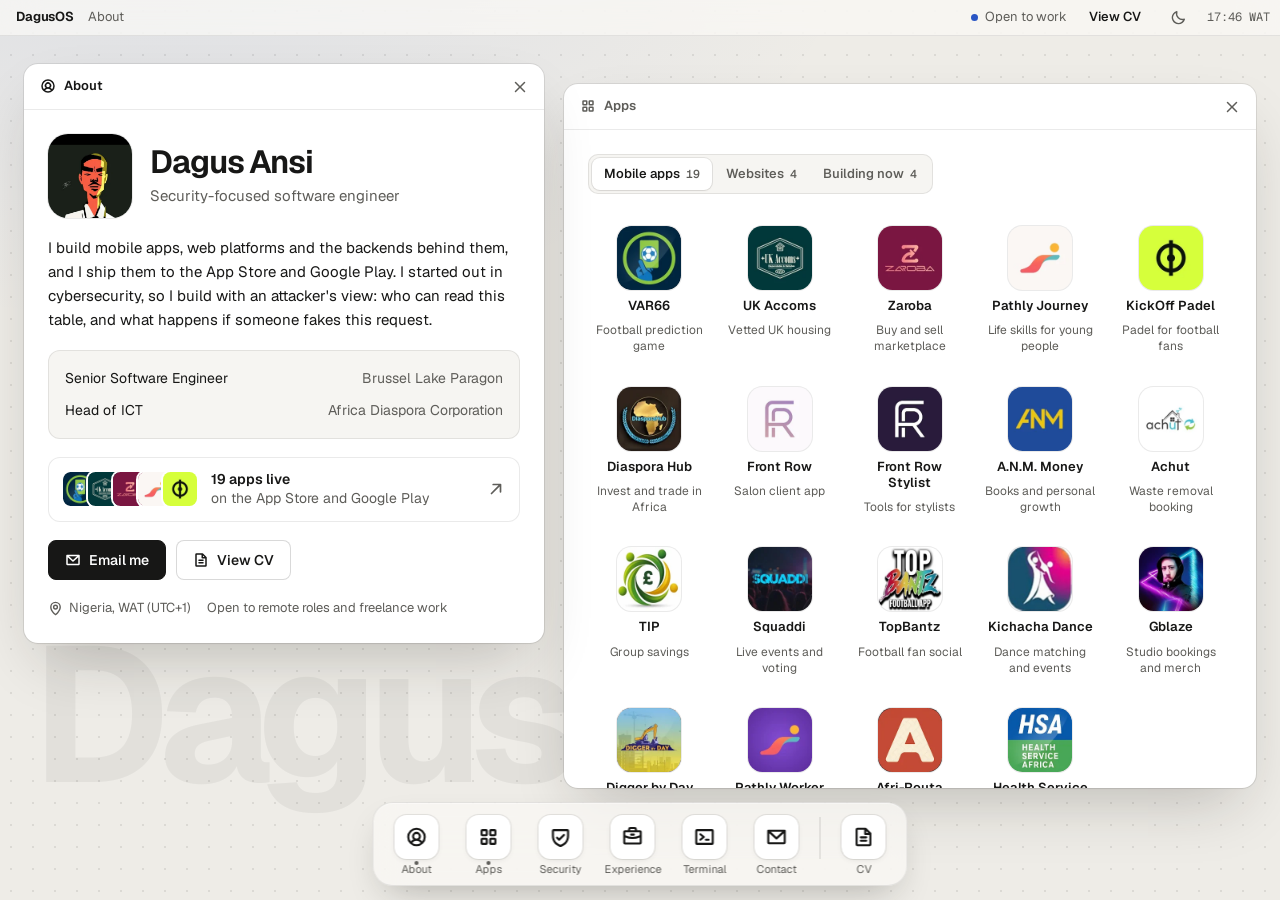
<file: index.html>
<!doctype html>
<html lang="en">
<head>
  <meta charset="utf-8">
  <meta name="viewport" content="width=device-width, initial-scale=1, viewport-fit=cover">
  <title>Dagus Ansi, security-focused software engineer</title>
  <meta name="description" content="Security-focused software engineer in Nigeria with 19 apps live on the App Store and Google Play. Flutter, React, Next.js and Supabase. Open to remote roles and freelance work.">
  <meta name="theme-color" content="#eeece7">
  <link rel="canonical" href="https://4c3x.github.io/">
  <link rel="icon" href="assets/favicon.svg" type="image/svg+xml">
  <meta property="og:type" content="website">
  <meta property="og:url" content="https://4c3x.github.io/">
  <meta property="og:title" content="Dagus Ansi, security-focused software engineer">
  <meta property="og:description" content="19 apps live on the App Store and Google Play. Open to remote roles and freelance work.">
  <meta property="og:image" content="https://4c3x.github.io/assets/og.png">
  <meta name="twitter:card" content="summary_large_image">
  <link rel="preload" href="assets/fonts/geist.woff2" as="font" type="font/woff2" crossorigin>
  <link rel="stylesheet" href="assets/site.css">
  <script>
    document.documentElement.dataset.theme = localStorage.getItem("theme") || (matchMedia("(prefers-color-scheme: dark)").matches ? "dark" : "light");
  </script>
  <script type="module" src="assets/os.js"></script>
</head>
<body class="os">
  <a class="skip" href="cv.html">Read the plain CV page instead</a>

  <header class="menubar">
    <div class="menubar-left">
      <span class="brand">DagusOS</span>
      <span class="menubar-app" id="active-app">About</span>
    </div>
    <div class="menubar-right">
      <span class="status"><span class="status-dot" aria-hidden="true"></span>Open to work</span>
      <a class="menubar-link" href="cv.html">View CV</a>
      <button class="icon-btn" id="theme-toggle" type="button" aria-label="Switch to dark mode"><svg class="i" aria-hidden="true"><use href="assets/icons.svg#i-moon"/></svg></button>
      <span class="clock" id="clock" aria-label="Local time in Nigeria"></span>
    </div>
  </header>

  <main class="desktop" id="desktop">
    <div class="wallpaper" aria-hidden="true"><span class="wallpaper-name">Dagus Ansi</span></div>

    <section class="home" aria-label="Home screen">
      <div class="home-card" id="home-card"></div>
      <h2 class="home-label">DagusOS</h2>
      <div class="home-grid" id="home-system"></div>
      <h2 class="home-label">Shipped apps</h2>
      <div class="home-grid" id="home-apps"></div>
    </section>
  </main>

  <nav class="dock" aria-label="Dock">
    <div id="dock-apps" style="display: contents"></div>
    <span class="dock-sep" aria-hidden="true"></span>
    <a class="dock-item" href="cv.html"><span class="dock-tile"><svg class="i" aria-hidden="true"><use href="assets/icons.svg#i-file-text"/></svg></span><span class="dock-label">CV</span></a>
  </nav>

  <noscript>
    <p style="position: relative; z-index: 2; max-width: 520px; margin: 80px auto; padding: 24px; background: #fff; border-radius: 14px">
      DagusOS needs JavaScript. You can still email me at dagusansi21@gmail.com or find me on
      <a href="https://www.linkedin.com/in/dagusansi">LinkedIn</a>.
    </p>
  </noscript>
</body>
</html>
</file>
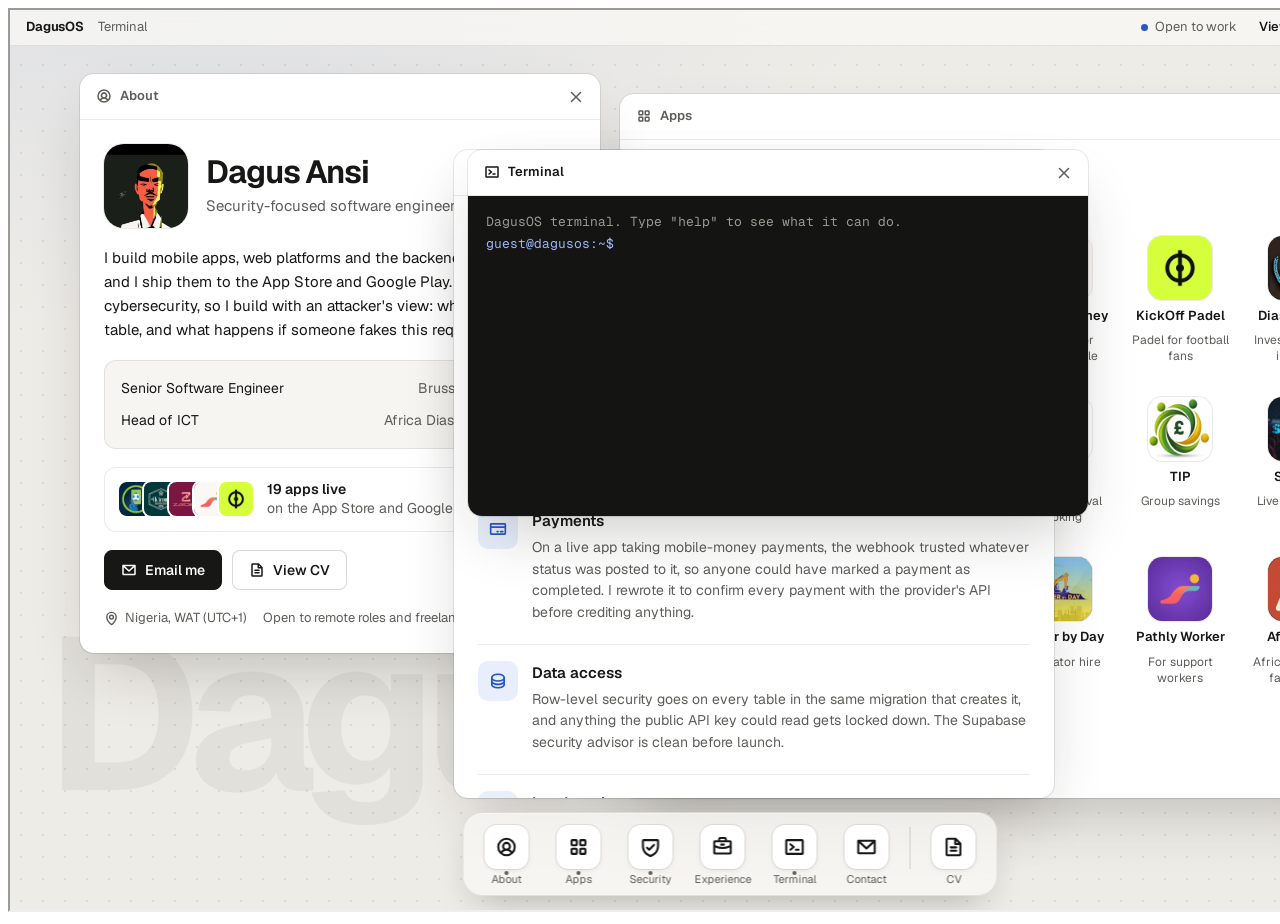
<file: _test.html>
<!doctype html>
<meta charset="utf-8">
<title>running</title>
<body>
<iframe id="f" src="./" width="1440" height="900"></iframe>
<script type="module">
  import { APPS } from "./assets/data.js";
  const wait = (ms) => new Promise((r) => setTimeout(r, ms));
  const f = document.getElementById("f");
  const log = [];
  const ok = (name, cond) => log.push(`${cond ? "PASS" : "FAIL"} ${name}`);
  await new Promise((r) => (f.onload = r));
  await wait(800);
  const w = f.contentWindow, d = f.contentDocument;
  const vis = (id) => !d.getElementById(`win-${id}`).hidden;

  ok("About and Apps open on first paint", vis("about") && vis("apps"));
  ok("address bar untouched on first paint", w.location.hash === "");
  ok(`${APPS.length} apps in the Apps window`, d.querySelectorAll("#win-apps [data-app]").length === APPS.length);

  d.querySelector('[data-dock="security"]').click(); await wait(400);
  ok("dock opens Security", vis("security"));
  ok("address bar follows (#security)", w.location.hash === "#security");
  ok("dock shows open state", d.querySelector('[data-dock="security"]').classList.contains("is-open"));

  d.querySelector('[data-dock="terminal"]').click(); await wait(400);
  const inp = d.getElementById("term-input");
  inp.value = "help"; inp.form.requestSubmit(); await wait(50);
  ok("terminal help prints commands", d.querySelector(".term-out").textContent.includes("list shipped apps"));
  inp.value = "open var66"; inp.form.requestSubmit(); await wait(400);
  ok("terminal 'open var66' shows the VAR66 page", d.querySelector("#win-apps .detail-name")?.textContent === "VAR66");
  ok("address bar shows #app/var66", w.location.hash === "#app/var66");
  inp.value = "nonsense"; inp.form.requestSubmit(); await wait(50);
  ok("unknown command handled", d.querySelector(".term-out").textContent.includes("command not found: nonsense"));

  w.dispatchEvent(new KeyboardEvent("keydown", { key: "Escape" })); await wait(50);
  ok("Esc closes the top window (Apps)", !vis("apps"));

  const before = d.documentElement.dataset.theme;
  d.getElementById("theme-toggle").click();
  ok("theme toggles", d.documentElement.dataset.theme !== before);
  d.getElementById("theme-toggle").click();

  d.querySelector('[data-dock="apps"]').click(); await wait(400);
  ok("dock Apps resets to the grid", d.querySelectorAll("#win-apps [data-app]").length === APPS.length);
  d.querySelector('#win-apps [data-tab="web"]').click(); await wait(50);
  ok("Websites tab shows 4 sites", d.querySelectorAll("#win-apps .site-card").length === 4);
  ok("address bar shows #apps/websites", w.location.hash === "#apps/websites");

  d.querySelector("#win-security .win-close").click(); await wait(50);
  ok("close button closes Security", !vis("security"));

  d.querySelector('[data-dock="experience"]').click(); await wait(50);
  ok("Experience lists certificates", d.querySelectorAll("#win-experience .xp-row").length >= 5);

  w.location.hash = "#contact"; await wait(400);
  ok("deep link #contact opens Contact", vis("contact"));

  const urls = APPS.flatMap((a) => [`assets/apps/${a.id}.webp`, ...[1, 2, 3].map((n) => `assets/shots/${a.id}-${n}.webp`)])
    .concat(["assets/web/pbtc.webp", "assets/web/manyrooms.webp", "assets/web/salabed.webp", "assets/web/kickoffweb.webp",
             "assets/me.webp", "assets/icons.svg", "assets/favicon.svg", "assets/fonts/geist.woff2", "assets/fonts/geist-mono.woff2", "cv.html"]);
  const missing = [];
  for (const u of urls) if (!(await fetch(u, { method: "HEAD" })).ok) missing.push(u);
  ok(`all ${urls.length} assets load${missing.length ? ": missing " + missing.join(", ") : ""}`, !missing.length);

  document.title = log.every((l) => l.startsWith("PASS")) ? "ALL PASS" : "FAILURES";
  document.body.insertAdjacentHTML("beforeend", `<pre id="out">${log.join("\n")}</pre>`);
</script>
</file>
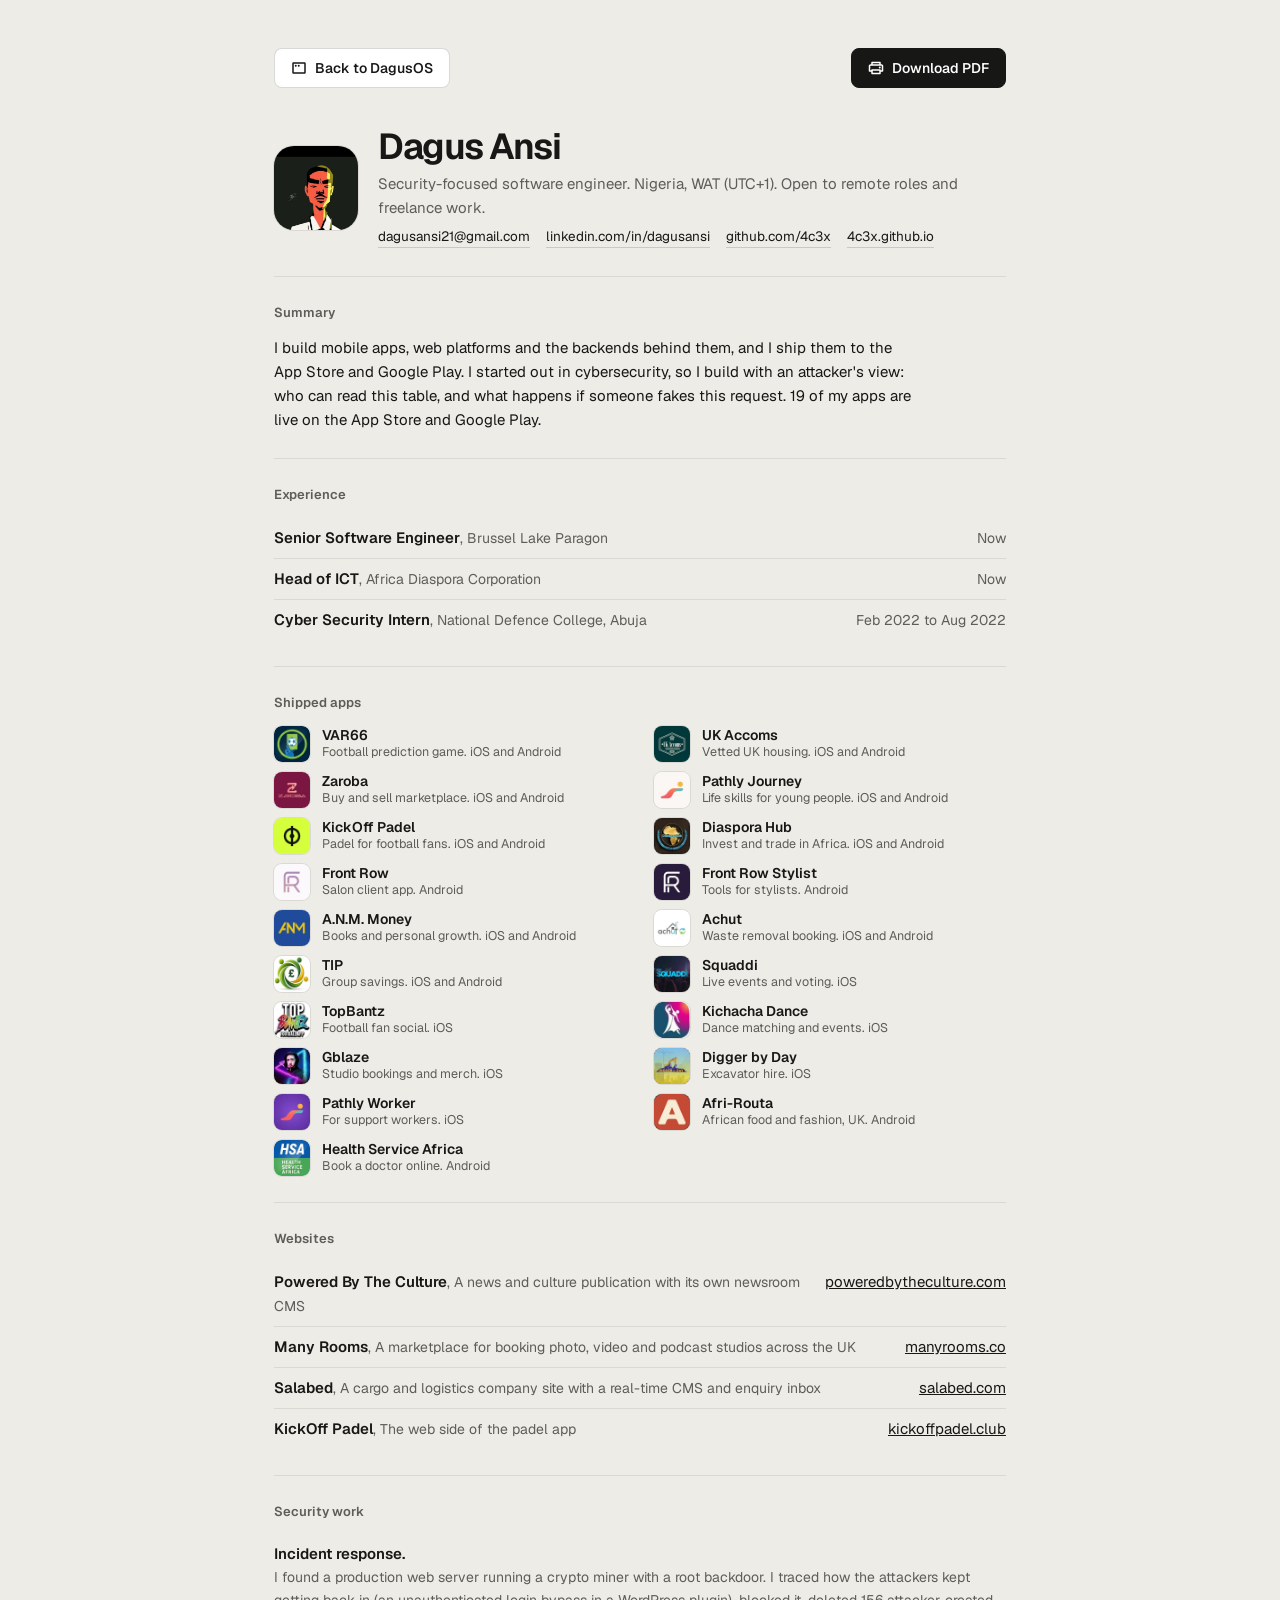
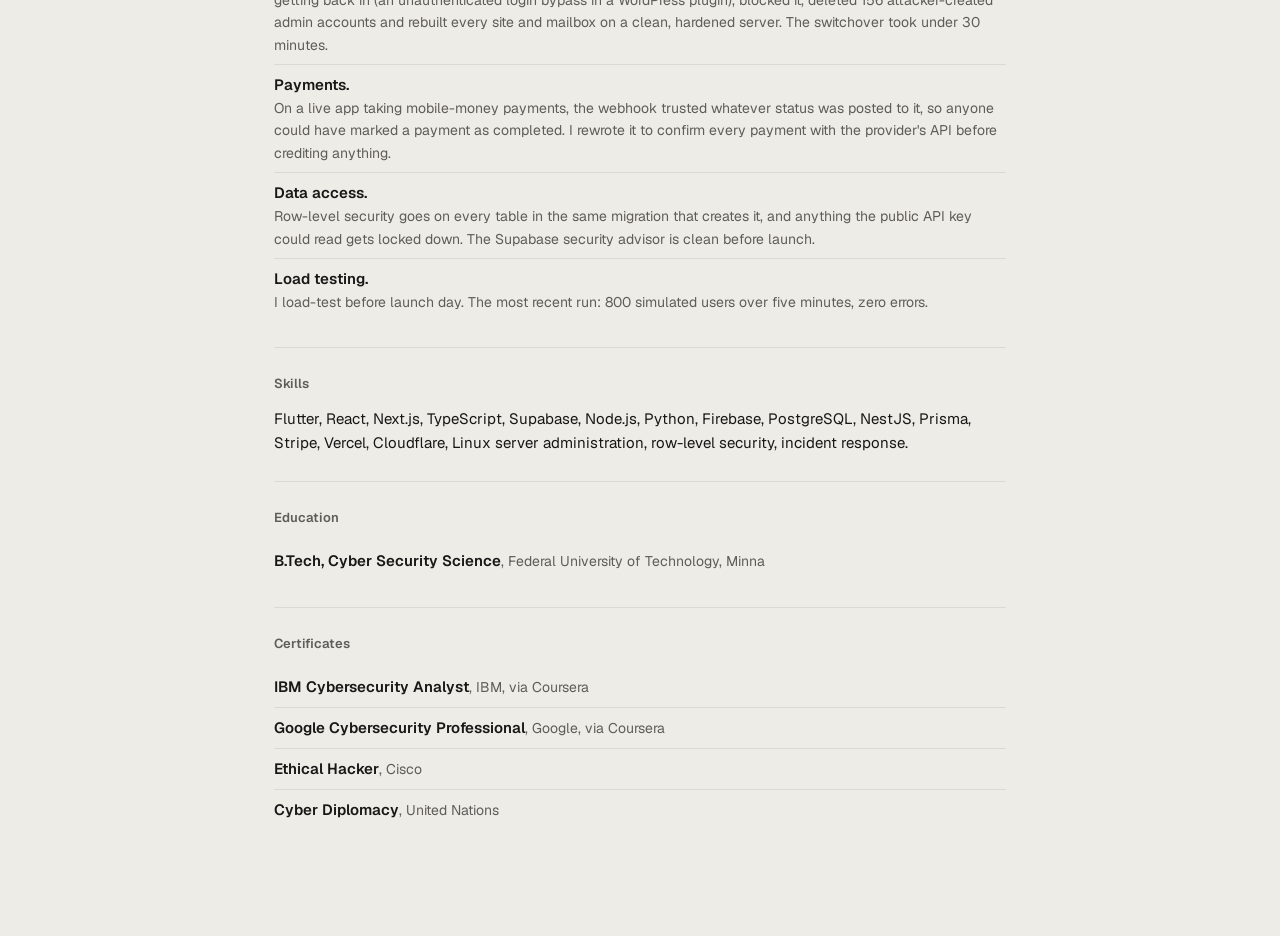
<file: cv.html>
<!doctype html>
<html lang="en">
<head>
  <meta charset="utf-8">
  <meta name="viewport" content="width=device-width, initial-scale=1">
  <title>Dagus Ansi, CV</title>
  <meta name="description" content="CV of Dagus Ansi, security-focused software engineer. 19 apps live on the App Store and Google Play.">
  <meta name="theme-color" content="#eeece7">
  <link rel="canonical" href="https://4c3x.github.io/cv.html">
  <link rel="icon" href="assets/favicon.svg" type="image/svg+xml">
  <meta property="og:title" content="Dagus Ansi, CV">
  <meta property="og:image" content="https://4c3x.github.io/assets/og.png">
  <link rel="stylesheet" href="assets/site.css">
  <script>
    document.documentElement.dataset.theme = localStorage.getItem("theme") || (matchMedia("(prefers-color-scheme: dark)").matches ? "dark" : "light");
  </script>
</head>
<body>
  <main class="cv">
    <div class="cv-top no-print">
      <a class="btn" href="./">
        <svg class="i" aria-hidden="true"><use href="assets/icons.svg#i-app-window"/></svg>Back to DagusOS
      </a>
      <div class="cv-top-actions">
        <button class="btn btn-primary" type="button" onclick="print()">
          <svg class="i" aria-hidden="true"><use href="assets/icons.svg#i-printer"/></svg>Download PDF
        </button>
      </div>
    </div>
    <div id="cv"></div>
  </main>

  <script type="module">
    import { PROFILE, APPS, SITES, CASES, EXPERIENCE, EDUCATION, CERTS } from "./assets/data.js";
    const esc = (s) => String(s).replace(/[&<>"']/g, (c) => ({ "&": "&amp;", "<": "&lt;", ">": "&gt;", '"': "&quot;", "'": "&#39;" }[c]));
    const platforms = (a) => [a.ios && "iOS", a.android && "Android"].filter(Boolean).join(" and ");
    const list = (items, a, b, c) => `<ul class="cv-list">${items.map((x) => `<li class="cv-row"><div><strong>${esc(x[a])}</strong><span>, ${esc(x[b])}</span></div>${c && x[c] ? `<span>${esc(x[c])}</span>` : ""}</li>`).join("")}</ul>`;

    document.getElementById("cv").innerHTML = `
      <header class="cv-head">
        <img class="avatar" src="assets/me.webp" width="84" height="84" alt="Dagus Ansi">
        <div>
          <h1>${esc(PROFILE.name)}</h1>
          <p>${esc(PROFILE.role)}. ${esc(PROFILE.location)}, ${esc(PROFILE.timezone)}. ${esc(PROFILE.availability)}.</p>
          <p class="cv-contact">
            <a href="mailto:${PROFILE.email}">${esc(PROFILE.email)}</a>
            <a href="${PROFILE.linkedin}">linkedin.com/in/dagusansi</a>
            <a href="${PROFILE.github}">github.com/4c3x</a>
            <a href="https://4c3x.github.io">4c3x.github.io</a>
          </p>
        </div>
      </header>
      <section><h2>Summary</h2><p class="cv-summary">${esc(PROFILE.intro)} ${APPS.length} of my apps are live on the App Store and Google Play.</p></section>
      <section><h2>Experience</h2>${list(EXPERIENCE, "role", "org", "when")}</section>
      <section><h2>Shipped apps</h2><div class="cv-apps">${APPS.map((a) => `<div class="cv-app">
        <img src="assets/apps/${a.id}.webp" alt="" width="36" height="36">
        <div><a href="${a.ios || a.android}"><strong>${esc(a.name)}</strong></a><span>${esc(a.tag)}. ${platforms(a)}</span></div></div>`).join("")}</div></section>
      <section><h2>Websites</h2><ul class="cv-list">${SITES.map((s) => `<li class="cv-row"><div><strong>${esc(s.name)}</strong><span>, ${esc(s.about.replace(/\.$/, ""))}</span></div><a href="${s.url}">${esc(s.url.replace("https://", ""))}</a></li>`).join("")}</ul></section>
      <section><h2>Security work</h2><ul class="cv-list">${CASES.map((c) => `<li><strong>${esc(c.title)}.</strong> <p>${esc(c.text)}</p></li>`).join("")}</ul></section>
      <section><h2>Skills</h2><p>${esc(PROFILE.stack.join(", "))}, PostgreSQL, NestJS, Prisma, Stripe, Vercel, Cloudflare, Linux server administration, row-level security, incident response.</p></section>
      <section><h2>Education</h2>${list(EDUCATION, "title", "org")}</section>
      <section><h2>Certificates</h2>${list(CERTS, "title", "org")}</section>`;
  </script>
</body>
</html>
</file>
<file: assets/site.css>
/* DagusOS. Shared by index.html (desktop + phone home screen) and cv.html (plain view / print).
   Shape rule: containers 14px, controls 8px, app icons 22.5%, tags fully rounded.
   Z-index scale: wallpaper 0, windows 10-899 (managed in os.js), chrome (menubar, dock) 1000. */

@font-face {
  font-family: "Geist";
  src: url("fonts/geist.woff2") format("woff2-variations"), url("fonts/geist.woff2") format("woff2");
  font-weight: 100 900;
  font-display: swap;
}
@font-face {
  font-family: "Geist Mono";
  src: url("fonts/geist-mono.woff2") format("woff2-variations"), url("fonts/geist-mono.woff2") format("woff2");
  font-weight: 100 900;
  font-display: swap;
}

:root {
  --font: "Geist", ui-sans-serif, system-ui, -apple-system, "Segoe UI", sans-serif;
  --mono: "Geist Mono", ui-monospace, "SF Mono", Menlo, Consolas, monospace;
  --ease-out: cubic-bezier(0.23, 1, 0.32, 1);
  --ease-drawer: cubic-bezier(0.32, 0.72, 0, 1);
  --r-win: 14px;
  --r-ctl: 8px;
  --menubar-h: 36px;

  color-scheme: light;
  --bg: #eeece7;
  --dot: rgba(23, 23, 22, 0.09);
  --surface: #ffffff;
  --surface-2: #f6f5f2;
  --line: rgba(23, 23, 22, 0.09);
  --line-strong: rgba(23, 23, 22, 0.16);
  --text: #171716;
  --text-2: #5e5d59;
  --accent: #2a55c4;
  --accent-ink: #ffffff;
  --accent-soft: #e8eefb;
  --glass: rgba(250, 249, 246, 0.74);
  --shadow-win: 0 0 0 1px var(--line), 0 1px 2px rgba(28, 25, 20, 0.04), 0 28px 60px -18px rgba(28, 25, 20, 0.24);
  --shadow-tile: 0 0 0 1px var(--line), 0 2px 6px -2px rgba(28, 25, 20, 0.12);
}

[data-theme="dark"] {
  color-scheme: dark;
  --bg: #121211;
  --dot: rgba(255, 255, 255, 0.07);
  --surface: #1c1c1a;
  --surface-2: #242422;
  --line: rgba(255, 255, 255, 0.08);
  --line-strong: rgba(255, 255, 255, 0.15);
  --text: #edece8;
  --text-2: #a09e98;
  --accent: #8eaaf5;
  --accent-ink: #121211;
  --accent-soft: rgba(142, 170, 245, 0.14);
  --glass: rgba(28, 28, 26, 0.74);
  --shadow-win: 0 0 0 1px var(--line), 0 28px 60px -18px rgba(0, 0, 0, 0.65);
  --shadow-tile: 0 0 0 1px var(--line), 0 2px 6px -2px rgba(0, 0, 0, 0.5);
}

*, *::before, *::after { box-sizing: border-box; }
html { -webkit-text-size-adjust: 100%; }
body {
  margin: 0;
  font-family: var(--font);
  font-size: 15px;
  line-height: 1.6;
  color: var(--text);
  background: var(--bg);
  -webkit-font-smoothing: antialiased;
  font-feature-settings: "ss01";
}
h1, h2, h3, p, ul, ol, dl, dd { margin: 0; }
ul, ol { padding: 0; list-style: none; }
img { display: block; max-width: 100%; }
a { color: inherit; }
button { font: inherit; color: inherit; }
:focus-visible { outline: 2px solid var(--accent); outline-offset: 2px; border-radius: 6px; }

.i { width: 18px; height: 18px; fill: currentColor; flex: none; }
.sr-only, .skip:not(:focus) {
  position: absolute; width: 1px; height: 1px; padding: 0; margin: -1px; overflow: hidden; clip: rect(0 0 0 0); white-space: nowrap; border: 0;
}
.skip { position: fixed; top: 8px; left: 8px; z-index: 2000; padding: 8px 12px; background: var(--surface); border-radius: var(--r-ctl); box-shadow: var(--shadow-tile); }

/* ---------- Buttons, chips ---------- */
.btn {
  display: inline-flex; align-items: center; justify-content: center; gap: 8px;
  height: 40px; padding: 0 16px; border-radius: var(--r-ctl);
  border: 1px solid var(--line-strong); background: var(--surface); color: var(--text);
  font-size: 14px; font-weight: 550; text-decoration: none; white-space: nowrap; cursor: pointer;
  transition: transform 160ms var(--ease-out), background-color 160ms ease, border-color 160ms ease;
}
.btn:active { transform: scale(0.97); }
.btn-primary { background: var(--text); border-color: var(--text); color: var(--surface); }
@media (hover: hover) and (pointer: fine) {
  .btn:hover { background: var(--surface-2); }
  .btn-primary:hover { background: color-mix(in srgb, var(--text) 84%, var(--surface)); }
}
.btn .i { width: 16px; height: 16px; }

.chips { display: flex; flex-wrap: wrap; gap: 6px; }
.chip {
  display: inline-flex; align-items: center; height: 26px; padding: 0 10px; border-radius: 999px;
  background: var(--surface-2); border: 1px solid var(--line); font-size: 12.5px; color: var(--text-2);
}

/* ---------- Desktop shell ---------- */
.os { height: 100dvh; overflow: hidden; }
.wallpaper {
  position: fixed; inset: 0; z-index: 0; overflow: hidden;
  background:
    radial-gradient(1100px 640px at 12% -10%, color-mix(in srgb, var(--accent) 9%, transparent), transparent 65%),
    radial-gradient(var(--dot) 1px, transparent 1.4px) 0 0 / 22px 22px,
    var(--bg);
}
.wallpaper-name {
  position: absolute; left: 2.5vw; bottom: 104px;
  font-size: clamp(6rem, 15vw, 15rem); font-weight: 700; letter-spacing: -0.065em; line-height: 0.85;
  color: var(--text); opacity: 0.05; white-space: nowrap; user-select: none; pointer-events: none;
}
[data-theme="dark"] .wallpaper-name { opacity: 0.035; }

.menubar {
  position: fixed; inset: 0 0 auto 0; z-index: 1000; height: var(--menubar-h);
  display: flex; align-items: center; justify-content: space-between; gap: 16px; padding: 0 10px 0 16px;
  background: var(--glass); backdrop-filter: blur(18px) saturate(160%); -webkit-backdrop-filter: blur(18px) saturate(160%);
  border-bottom: 1px solid var(--line); font-size: 13px;
}
.menubar-left, .menubar-right { display: flex; align-items: center; gap: 14px; min-width: 0; }
.brand { font-weight: 650; letter-spacing: -0.01em; }
.menubar-app { color: var(--text-2); white-space: nowrap; overflow: hidden; text-overflow: ellipsis; }
.status { display: inline-flex; align-items: center; gap: 7px; color: var(--text-2); }
.status-dot { width: 7px; height: 7px; border-radius: 50%; background: var(--accent); }
.menubar-link { color: var(--text); text-decoration: none; font-weight: 550; padding: 4px 8px; border-radius: 6px; }
.menubar-link:hover { background: var(--surface-2); }
.clock { font-family: var(--mono); font-size: 12px; color: var(--text-2); font-variant-numeric: tabular-nums; }
.icon-btn {
  display: inline-grid; place-items: center; width: 30px; height: 30px; border-radius: var(--r-ctl);
  border: 0; background: transparent; color: var(--text-2); cursor: pointer;
  transition: transform 160ms var(--ease-out), background-color 160ms ease, color 160ms ease;
}
.icon-btn:active { transform: scale(0.94); }
@media (hover: hover) and (pointer: fine) { .icon-btn:hover { background: var(--surface-2); color: var(--text); } }
.icon-btn .i { width: 16px; height: 16px; }

.dock {
  position: fixed; left: 50%; bottom: 14px; z-index: 1000; transform: translateX(-50%);
  display: flex; align-items: stretch; gap: 2px; padding: 8px;
  background: var(--glass); backdrop-filter: blur(20px) saturate(160%); -webkit-backdrop-filter: blur(20px) saturate(160%);
  border: 1px solid var(--line); border-radius: 20px;
  box-shadow: 0 1px 0 rgba(255, 255, 255, 0.35) inset, 0 16px 36px -14px rgba(28, 25, 20, 0.3);
}
.dock-item {
  display: grid; justify-items: center; align-content: start; gap: 5px; width: 70px; padding: 4px 0 2px;
  border: 0; border-radius: 12px; background: none; color: var(--text); text-decoration: none; cursor: pointer;
}
.dock-tile {
  position: relative; display: grid; place-items: center; width: 44px; height: 44px; border-radius: 12px;
  background: var(--surface); box-shadow: var(--shadow-tile);
  transition: transform 180ms var(--ease-out);
}
.dock-tile .i { width: 22px; height: 22px; }
.dock-item:active .dock-tile { transform: scale(0.93); }
@media (hover: hover) and (pointer: fine) { .dock-item:hover .dock-tile { transform: translateY(-3px); } }
.dock-label { font-size: 11px; line-height: 1; color: var(--text-2); }
.dock-item.is-open .dock-tile::after {
  content: ""; position: absolute; bottom: -6px; left: 50%; width: 4px; height: 4px; margin-left: -2px;
  border-radius: 50%; background: var(--text-2);
}
.dock-sep { width: 1px; margin: 6px 6px 18px; background: var(--line-strong); }

/* ---------- Windows ---------- */
.win {
  position: fixed; top: 0; left: 0; z-index: 10;
  width: var(--w, 560px); max-width: calc(100vw - 32px);
  max-height: calc(100dvh - var(--menubar-h) - 124px);
  display: flex; flex-direction: column;
  background: var(--surface); border-radius: var(--r-win); box-shadow: var(--shadow-win); overflow: hidden;
}
.win[hidden] { display: none; }
.win:focus { outline: none; }
.win-bar {
  flex: none; display: flex; align-items: center; justify-content: space-between; gap: 12px;
  height: 46px; padding: 0 8px 0 16px; border-bottom: 1px solid var(--line);
  cursor: grab; user-select: none; touch-action: none;
}
.win-bar:active { cursor: grabbing; }
.win-title { display: flex; align-items: center; gap: 8px; font-size: 13px; font-weight: 600; color: var(--text-2); }
.win-title .i { width: 16px; height: 16px; }
.win.is-focused .win-title { color: var(--text); }
.win-close {
  display: grid; place-items: center; width: 32px; height: 32px; border: 0; border-radius: var(--r-ctl);
  background: transparent; color: var(--text-2); cursor: pointer;
  transition: transform 160ms var(--ease-out), background-color 160ms ease, color 160ms ease;
}
.win-close:active { transform: scale(0.92); }
@media (hover: hover) and (pointer: fine) { .win-close:hover { background: var(--surface-2); color: var(--text); } }
.win-close .i { width: 16px; height: 16px; }
.win-body { flex: 1; overflow: auto; overscroll-behavior: contain; padding: 24px; }
.win-done { display: none; }

/* About */
.about { display: grid; gap: 18px; }
.about-head { display: flex; align-items: center; gap: 18px; }
.avatar { width: 84px; height: 84px; border-radius: 20px; object-fit: cover; box-shadow: 0 0 0 1px var(--line); background: var(--surface-2); }
.about-name { font-size: 32px; line-height: 1.1; font-weight: 650; letter-spacing: -0.035em; }
.about-role { margin-top: 4px; color: var(--text-2); }
.about-intro { max-width: 62ch; }
.now { display: grid; gap: 10px; padding: 16px; border-radius: 12px; background: var(--surface-2); border: 1px solid var(--line); }
.now-row { display: flex; justify-content: space-between; gap: 16px; font-size: 14px; }
.now-row span:last-child { color: var(--text-2); text-align: right; }
.proof {
  display: flex; align-items: center; gap: 14px; width: 100%; padding: 12px 14px; text-align: left;
  border: 1px solid var(--line); border-radius: 12px; background: var(--surface); cursor: pointer;
  transition: transform 160ms var(--ease-out), border-color 160ms ease;
}
.proof:active { transform: scale(0.985); }
@media (hover: hover) and (pointer: fine) { .proof:hover { border-color: var(--line-strong); } }
.proof-icons { display: flex; flex: none; }
.proof-icons img { width: 34px; height: 34px; border-radius: 22.5%; box-shadow: 0 0 0 2px var(--surface); }
.proof-icons img + img { margin-left: -9px; }
.proof-text { flex: 1; font-size: 14px; line-height: 1.4; }
.proof-text strong { display: block; font-weight: 600; }
.proof-text span { color: var(--text-2); }
.proof .i { color: var(--text-2); }
.actions { display: flex; flex-wrap: wrap; gap: 10px; }
.meta { display: flex; flex-wrap: wrap; gap: 6px 16px; font-size: 13px; color: var(--text-2); }
.meta span { display: inline-flex; align-items: center; gap: 6px; }
.meta .i { width: 15px; height: 15px; }

/* Apps */
.tabs { display: inline-flex; gap: 2px; padding: 3px; border-radius: 10px; background: var(--surface-2); border: 1px solid var(--line); margin-bottom: 22px; }
.tab {
  display: inline-flex; align-items: center; gap: 6px; height: 32px; padding: 0 12px; border: 0; border-radius: var(--r-ctl);
  background: transparent; color: var(--text-2); font-size: 13px; font-weight: 550; cursor: pointer;
}
.tab[aria-selected="true"] { background: var(--surface); color: var(--text); box-shadow: 0 0 0 1px var(--line), 0 1px 2px rgba(28, 25, 20, 0.06); }
.tab-count { font-family: var(--mono); font-size: 11.5px; color: var(--text-2); }
.app-grid { display: grid; grid-template-columns: repeat(auto-fill, minmax(112px, 1fr)); gap: 14px 8px; }
.app-btn {
  display: grid; justify-items: center; align-content: start; gap: 8px; padding: 10px 6px 8px;
  border: 0; border-radius: 12px; background: none; text-align: center; cursor: pointer; color: inherit; text-decoration: none;
  transition: transform 160ms var(--ease-out), background-color 160ms ease;
}
.app-btn:active { transform: scale(0.97); }
@media (hover: hover) and (pointer: fine) { .app-btn:hover { background: var(--surface-2); } }
.app-icon { width: 64px; height: 64px; border-radius: 22.5%; box-shadow: 0 0 0 1px var(--line); background: var(--surface-2); }
.app-name { font-size: 13px; font-weight: 600; line-height: 1.25; }
.app-tag { font-size: 12px; line-height: 1.35; color: var(--text-2); }

.detail { display: grid; gap: 20px; }
.back { display: inline-flex; align-items: center; gap: 6px; height: 32px; padding: 0 10px 0 6px; margin-left: -6px; border: 0; border-radius: var(--r-ctl); background: none; color: var(--text-2); font-size: 13px; font-weight: 550; cursor: pointer; justify-self: start; }
@media (hover: hover) and (pointer: fine) { .back:hover { background: var(--surface-2); color: var(--text); } }
.detail-head { display: flex; align-items: center; gap: 18px; }
.detail-head .app-icon { width: 84px; height: 84px; }
.detail-name { font-size: 24px; font-weight: 650; letter-spacing: -0.03em; line-height: 1.15; }
.detail-tag { color: var(--text-2); }
.shots { display: flex; gap: 12px; overflow-x: auto; padding-bottom: 6px; scroll-snap-type: x mandatory; }
.shots img { flex: none; width: 168px; height: auto; border-radius: 14px; box-shadow: 0 0 0 1px var(--line); scroll-snap-align: start; background: var(--surface-2); }

.site-grid { display: grid; grid-template-columns: repeat(2, minmax(0, 1fr)); gap: 16px; }
.site-card { display: grid; gap: 10px; text-decoration: none; padding: 10px 10px 14px; border-radius: 14px; transition: background-color 160ms ease; }
@media (hover: hover) and (pointer: fine) { .site-card:hover { background: var(--surface-2); } }
.site-card img { width: 100%; aspect-ratio: 16 / 10; object-fit: cover; border-radius: 10px; box-shadow: 0 0 0 1px var(--line); background: var(--surface-2); }
.site-name { display: flex; align-items: center; justify-content: space-between; gap: 8px; font-weight: 600; padding: 0 4px; }
.site-name .i { width: 15px; height: 15px; color: var(--text-2); }
.site-about { font-size: 13.5px; color: var(--text-2); padding: 0 4px; line-height: 1.45; }
.site-url { font-family: var(--mono); font-size: 12px; color: var(--text-2); padding: 0 4px; }

.build-list { display: grid; }
.build-item { display: grid; gap: 4px; padding: 16px 0; }
.build-item + .build-item { border-top: 1px solid var(--line); }
.build-item h3 { font-size: 15px; font-weight: 600; }
.build-item p { color: var(--text-2); font-size: 14px; }
.build-item a { font-family: var(--mono); font-size: 12.5px; color: var(--accent); text-decoration: none; }
.build-item a:hover { text-decoration: underline; }

/* Security */
.label { font-family: var(--mono); font-size: 11.5px; letter-spacing: 0.06em; text-transform: uppercase; color: var(--text-2); }
.lede { font-size: 17px; line-height: 1.5; letter-spacing: -0.01em; max-width: 52ch; margin: 8px 0 22px; }
.cases { display: grid; gap: 4px; }
.case { display: grid; grid-template-columns: 40px 1fr; gap: 14px; padding: 16px 0; }
.case + .case { border-top: 1px solid var(--line); }
.case-icon { display: grid; place-items: center; width: 40px; height: 40px; border-radius: 10px; background: var(--accent-soft); color: var(--accent); }
.case h3 { font-size: 15px; font-weight: 600; margin-bottom: 4px; }
.case p { font-size: 14px; color: var(--text-2); line-height: 1.55; max-width: 62ch; }
.note { margin-top: 18px; padding: 14px 16px; border-radius: 12px; background: var(--surface-2); border: 1px solid var(--line); font-size: 13.5px; color: var(--text-2); }
.note button { border: 0; background: none; padding: 0; color: var(--accent); font-weight: 550; cursor: pointer; }

/* Experience */
.xp { display: grid; gap: 26px; }
.xp h3 { font-size: 13px; font-weight: 600; color: var(--text-2); margin-bottom: 6px; }
.xp-row { display: flex; justify-content: space-between; align-items: baseline; gap: 16px; padding: 10px 0; }
.xp-row + .xp-row { border-top: 1px solid var(--line); }
.xp-row strong { display: block; font-weight: 600; font-size: 14.5px; }
.xp-row span { color: var(--text-2); font-size: 13.5px; }
.xp-when { flex: none; font-family: var(--mono); font-size: 12px; color: var(--text-2); }

/* Contact */
.contact { display: grid; gap: 20px; }
.contact-lede { font-size: 20px; line-height: 1.35; letter-spacing: -0.02em; font-weight: 550; }
.email-row { display: flex; align-items: center; justify-content: space-between; gap: 10px; padding: 8px 8px 8px 14px; border-radius: 12px; border: 1px solid var(--line); background: var(--surface-2); }
.email-row code { font-family: var(--mono); font-size: 13.5px; overflow-wrap: anywhere; }

/* Terminal: always dark, the one material switch on the page */
.win-terminal .win-body { min-height: 320px; background: #141413; color: #e6e4de; font-family: var(--mono); font-size: 13px; line-height: 1.55; padding: 16px 18px; cursor: text; }
.term-out { white-space: pre-wrap; overflow-wrap: anywhere; }
.term-out .muted { color: #9a988f; }
.term-out .ok { color: #9db6f7; }
.term-line { display: flex; gap: 8px; margin-top: 2px; }
.term-prompt { color: #9db6f7; flex: none; }
.term-input { flex: 1; min-width: 0; border: 0; outline: none; background: transparent; color: inherit; font: inherit; caret-color: #e6e4de; }

/* ---------- Phone home screen ---------- */
.home { display: none; }
.home-label { font-size: 13px; font-weight: 600; color: var(--text-2); margin: 28px 4px 12px; }
.home-grid { display: grid; grid-template-columns: repeat(4, minmax(0, 1fr)); gap: 16px 6px; }
.home-grid .app-btn { padding: 4px 2px; gap: 6px; }
.home-grid .app-icon, .home-grid .sys-tile { width: 60px; height: 60px; }
.home-grid .app-name { font-size: 11.5px; font-weight: 500; }
.sys-tile { display: grid; place-items: center; border-radius: 22.5%; background: var(--surface); box-shadow: var(--shadow-tile); }
.sys-tile .i { width: 26px; height: 26px; }
.home-card { display: grid; gap: 16px; padding: 20px; border-radius: 20px; background: var(--surface); box-shadow: var(--shadow-tile); }
.home-card .about-head { gap: 14px; }
.home-card .avatar { width: 64px; height: 64px; border-radius: 16px; }
.home-card .about-name { font-size: 24px; }

@media (max-width: 860px) {
  .os { height: auto; min-height: 100dvh; overflow: auto; }
  .wallpaper-name, .dock, .status, .menubar-link, .menubar-app { display: none; }
  .menubar { padding: 0 6px 0 16px; }
  .home { display: block; max-width: 560px; margin: 0 auto; padding: calc(var(--menubar-h) + 20px) 18px 40px; position: relative; z-index: 1; }
  .win {
    inset: 0; width: 100%; max-width: none; height: 100dvh; max-height: none; border-radius: 0;
    translate: none !important; box-shadow: none;
  }
  .win-bar { cursor: default; height: 52px; }
  .win-bar .win-close { display: none; }
  .win-done { display: inline-flex; align-items: center; height: 36px; padding: 0 12px; border: 0; border-radius: var(--r-ctl); background: var(--surface-2); color: var(--text); font-size: 14px; font-weight: 600; cursor: pointer; }
  .win-body { padding: 20px 18px 40px; }
  .site-grid { grid-template-columns: 1fr; }
  .app-grid { grid-template-columns: repeat(3, minmax(0, 1fr)); }
  .about-name { font-size: 26px; }
}

/* ---------- CV / plain view ---------- */
.cv { max-width: 780px; margin: 0 auto; padding: 48px 24px 80px; }
.cv-top { display: flex; justify-content: space-between; align-items: center; gap: 12px; margin-bottom: 40px; }
.cv-top-actions { display: flex; gap: 8px; }
.cv-head { display: flex; align-items: center; gap: 20px; padding-bottom: 28px; border-bottom: 1px solid var(--line); }
.cv-head h1 { font-size: 36px; line-height: 1.05; font-weight: 650; letter-spacing: -0.04em; }
.cv-head p { color: var(--text-2); margin-top: 6px; }
.cv-contact { display: flex; flex-wrap: wrap; gap: 4px 16px; margin-top: 10px; font-size: 13.5px; }
.cv-contact a { color: var(--text); text-decoration: none; border-bottom: 1px solid var(--line-strong); }
.cv section { padding: 26px 0; border-bottom: 1px solid var(--line); break-inside: avoid-page; }
.cv section:last-child { border-bottom: 0; }
.cv h2 { font-size: 13px; font-weight: 600; color: var(--text-2); margin-bottom: 12px; }
.cv-summary { max-width: 64ch; }
.cv-apps { display: grid; grid-template-columns: repeat(2, minmax(0, 1fr)); gap: 10px 28px; }
.cv-app { display: flex; gap: 12px; align-items: center; break-inside: avoid; }
.cv-app img { width: 36px; height: 36px; border-radius: 22.5%; box-shadow: 0 0 0 1px var(--line); }
.cv-app strong { display: block; font-size: 14px; font-weight: 600; line-height: 1.3; }
.cv-app span { display: block; font-size: 12.5px; color: var(--text-2); line-height: 1.35; }
.cv-app a { color: inherit; text-decoration: none; }
.cv-list > li { padding: 8px 0; break-inside: avoid; }
.cv-list > li + li { border-top: 1px solid var(--line); }
.cv-list strong { font-weight: 600; }
.cv-list p, .cv-list span { color: var(--text-2); font-size: 14px; }
.cv-row { display: flex; justify-content: space-between; gap: 16px; align-items: baseline; }

@media (max-width: 600px) {
  .cv { padding-top: 24px; }
  .cv-apps { grid-template-columns: 1fr; }
  .cv-head { flex-direction: column; align-items: flex-start; }
}

@media print {
  @page { size: A4; margin: 14mm 14mm 16mm; }
  :root, [data-theme="dark"] {
    color-scheme: light; --bg: #fff; --surface: #fff; --surface-2: #f6f5f2; --line: rgba(0, 0, 0, 0.12); --line-strong: rgba(0, 0, 0, 0.25);
    --text: #111; --text-2: #4a4945; --accent: #1f4bb5;
  }
  body { font-size: 10pt; line-height: 1.45; background: #fff; }
  .no-print { display: none !important; }
  .cv { max-width: none; padding: 0; }
  .cv-head { padding-bottom: 12px; gap: 16px; }
  .cv-head .avatar { width: 64px; height: 64px; border-radius: 14px; }
  .cv-head h1 { font-size: 22pt; }
  .cv section { padding: 10px 0; break-inside: auto; }
  .cv h2 { margin-bottom: 6px; }
  .cv-list > li { padding: 4px 0; }
  .cv-list p, .cv-list span { font-size: 9.5pt; }
  .cv-apps { gap: 5px 20px; }
  .cv-app img { width: 24px; height: 24px; }
  .cv-app strong { font-size: 10pt; }
  .cv-app span { font-size: 9pt; }
  a { text-decoration: none; }
}

@media (prefers-reduced-motion: reduce) {
  *, *::before, *::after { transition-duration: 0.01ms !important; animation-duration: 0.01ms !important; }
}
</file>
